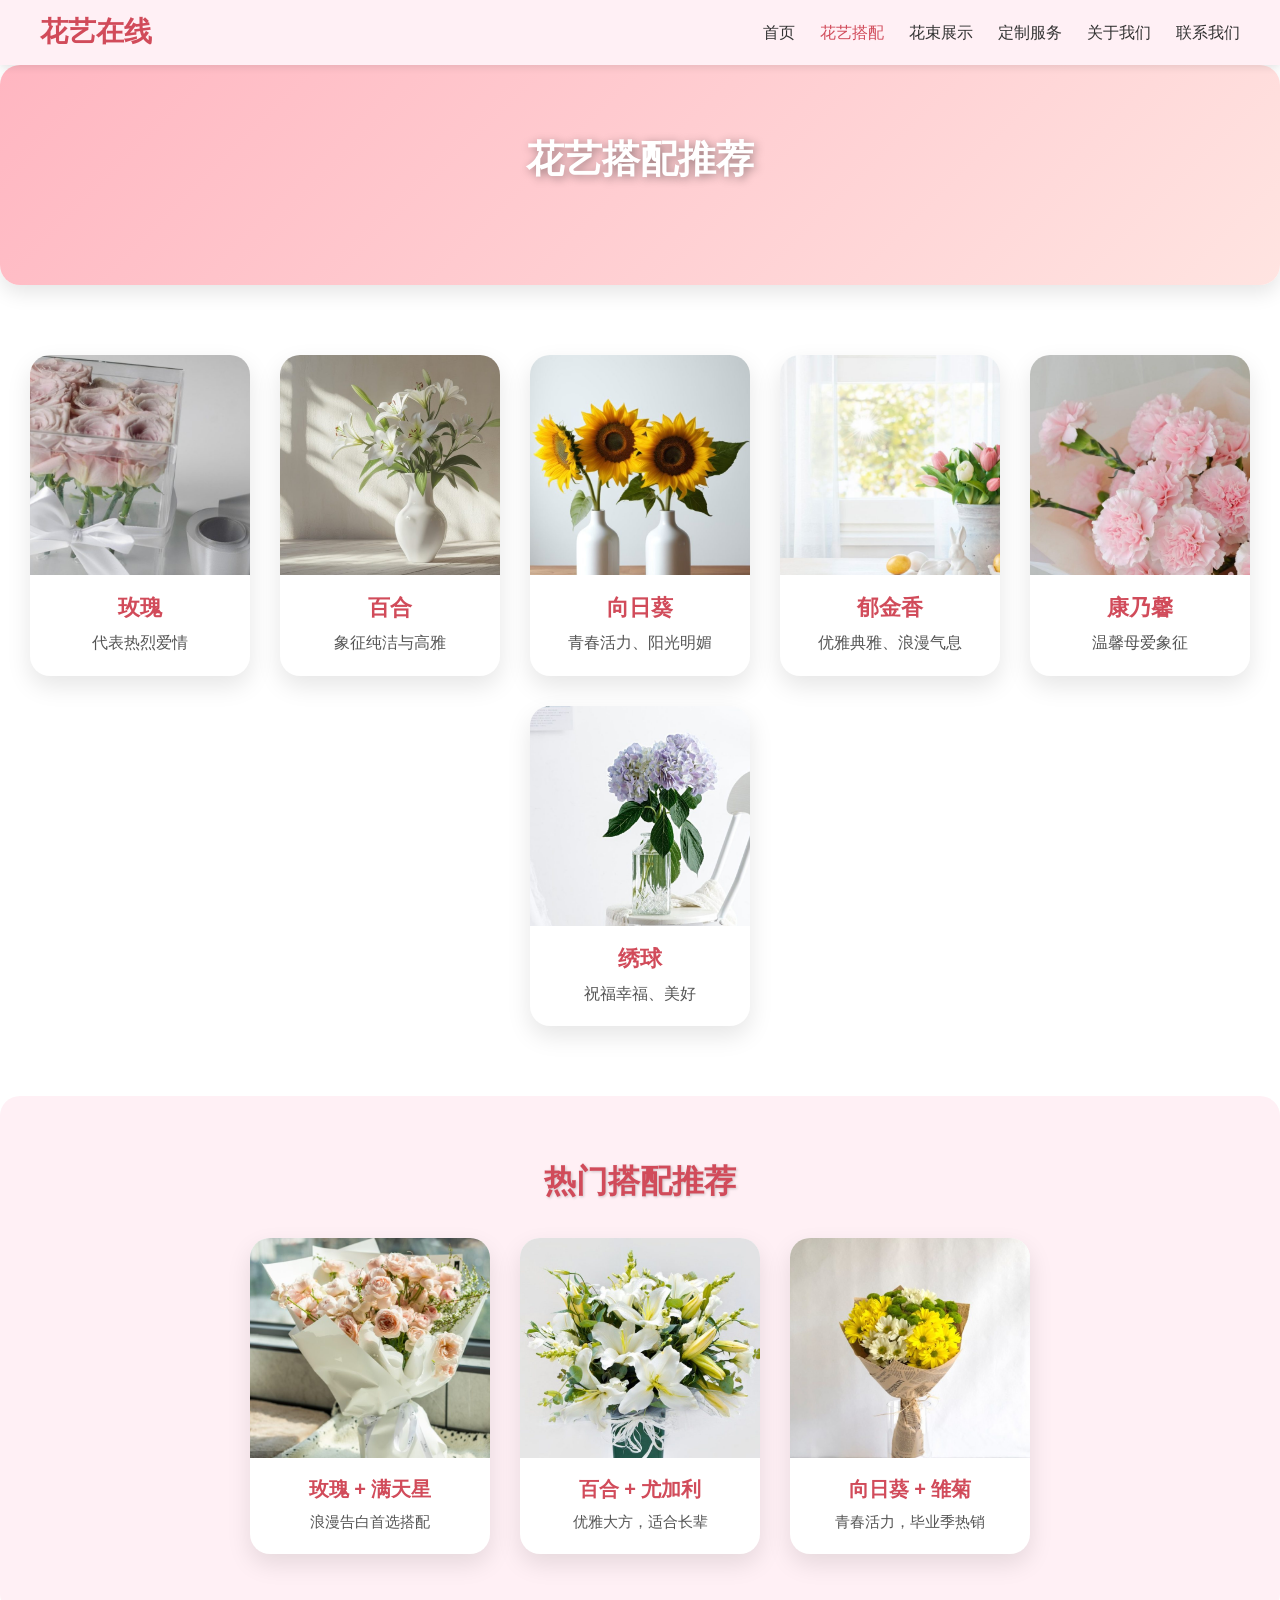
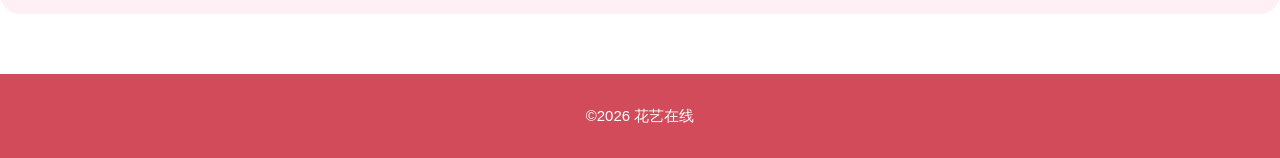
<file: index.html>
<!DOCTYPE html>
<html lang="zh-CN">
<head>
<meta charset="UTF-8">
<meta name="viewport" content="width=device-width, initial-scale=1.0">
<title>花艺搭配 | 花艺在线</title>
<style>
  /* 页面横幅 */
  header {
  background: #fff0f5;
  box-shadow: 0 2px 5px rgba(0,0,0,.1);
}
header .container {
  display: flex;
  justify-content: space-between;
  align-items: center;
  padding: 10px 0;
}
header .logo {
  font-size: 28px;
  color: #d14b5a;
  font-weight: bold;
}
header nav ul {
  list-style: none;
  display: flex;
  gap: 20px;
}
header nav ul li a {
  text-decoration: none;
  color: #333;
  font-weight: 500;
  transition: 0.3s;
}
header nav ul li a:hover,
header nav ul li a.active {
  color: #d14b5a;
}
@media(max-width:768px){
  header .container {
    flex-direction: column;
  }
  header nav ul {
    flex-direction: column;
    gap: 10px;
    margin-top: 10px;
  }
}
.page-banner{
  height:220px;
  background:linear-gradient(135deg,#ffb6c1,#ffe4e1);
  display:flex;
  justify-content:center;
  align-items:center;
  margin-bottom:40px;
  border-radius:20px;
  box-shadow:0 8px 20px rgba(0,0,0,.1);
}
.page-banner h2{
  font-size:38px;
  color:white;
  text-shadow:2px 2px 10px rgba(0,0,0,.4);
}

/* 花艺卡片网格 */
.flower-grid{
  display:flex;
  justify-content:center;
  flex-wrap:wrap;
  gap:30px;
  padding:30px 20px;
}

.flower-card{
  width:220px;
  background:white;
  border-radius:20px;
  overflow:hidden;
  box-shadow:0 10px 25px rgba(0,0,0,.1);
  transition:all 0.4s ease;
  text-align:center;
}

.flower-card:hover{
  transform:translateY(-10px) scale(1.05) rotate(-1deg);
  box-shadow:0 15px 35px rgba(0,0,0,.15);
}

.flower-card img{
  width:100%;
  height:220px;
  object-fit:cover;
  transition:all 0.5s ease;
}

.flower-card h3{
  font-size:22px;
  color:#d14b5a;
  margin:15px 0 5px 0;
}

.flower-card p{
  font-size:16px;
  color:#555;
  margin-bottom:20px;
}

/* 热门搭配推荐 */
.matching-recommend{
  padding:60px 20px;
  background:#fff0f5;
  text-align:center;
  border-radius:20px;
  margin:40px auto;
}

.matching-recommend h2{
  font-size:32px;
  color:#d14b5a;
  margin-bottom:30px;
  text-shadow:1px 1px 3px rgba(0,0,0,.2);
}

.matching-recommend .cards{
  display:flex;
  justify-content:center;
  flex-wrap:wrap;
  gap:30px;
}

.matching-recommend .card{
  width:240px;
  background:white;
  border-radius:20px;
  overflow:hidden;
  box-shadow:0 10px 25px rgba(0,0,0,.1);
  transition:all 0.4s ease;
  text-align:center;
}

.matching-recommend .card:hover{
  transform:translateY(-10px) scale(1.05);
  box-shadow:0 15px 35px rgba(0,0,0,.15);
}

.matching-recommend .card img{
  width:100%;
  height:220px;
  object-fit:cover;
  transition:0.5s;
}

.matching-recommend .card h3{
  font-size:20px;
  color:#d14b5a;
  margin:15px 0 5px 0;
}

.matching-recommend .card p{
  font-size:15px;
  color:#555;
  margin-bottom:20px;
}

</style>
<link rel="stylesheet" href="css/style.css">
</head>
<body>

<header>
  <div class="container">
    <h1 class="logo">花艺在线</h1>
    <nav>
      <ul>
        <li><a href="index.html">首页</a ></li>
        <li><a href="index.html" class="active">花艺搭配</a ></li>
        <li><a href="bouquet.html">花束展示</a ></li>
        <li><a href="custom.html">定制服务</a ></li>
        <li><a href="about.html">关于我们</a ></li>
        <li><a href="contact.html">联系我们</a ></li>
      </ul>
    </nav>
  </div>
</header>

<section class="page-banner">
  <h2>花艺搭配推荐</h2>
</section>

<section class="flower-grid">
  <div class="flower-card">
    <img src="images/rose.png" alt="玫瑰">
    <h3>玫瑰</h3>
    <p>代表热烈爱情</p >
  </div>
  <div class="flower-card">
    <img src="images/lily.png" alt="百合">
    <h3>百合</h3>
    <p>象征纯洁与高雅</p >
  </div>
  <div class="flower-card">
    <img src="images/sunflower.png" alt="向日葵">
    <h3>向日葵</h3>
    <p>青春活力、阳光明媚</p >
  </div>
  <div class="flower-card">
    <img src="images/tulip.png" alt="郁金香">
    <h3>郁金香</h3>
    <p>优雅典雅、浪漫气息</p >
  </div>
  <div class="flower-card">
    <img src="images/carnation.png" alt="康乃馨">
    <h3>康乃馨</h3>
    <p>温馨母爱象征</p >
  </div>
  <div class="flower-card">
    <img src="images/hydrangea.png" alt="绣球">
    <h3>绣球</h3>
    <p>祝福幸福、美好</p >
  </div>
</section>

<section class="matching-recommend">
  <h2>热门搭配推荐</h2>
  <div class="cards">
    <div class="card">
      <img src="images/bouquet1.png" alt="玫瑰+满天星">
      <h3>玫瑰 + 满天星</h3>
      <p>浪漫告白首选搭配</p >
    </div>
    <div class="card">
      <img src="images/bouquet2.png" alt="百合+尤加利">
      <h3>百合 + 尤加利</h3>
      <p>优雅大方，适合长辈</p >
    </div>
    <div class="card">
      <img src="images/bouquet3.png" alt="向日葵+雏菊">
      <h3>向日葵 + 雏菊</h3>
      <p>青春活力，毕业季热销</p >
    </div>
  </div>
</section>

<footer>
  <p>©2026 花艺在线</p >
</footer>

</body>
</html>
</file>
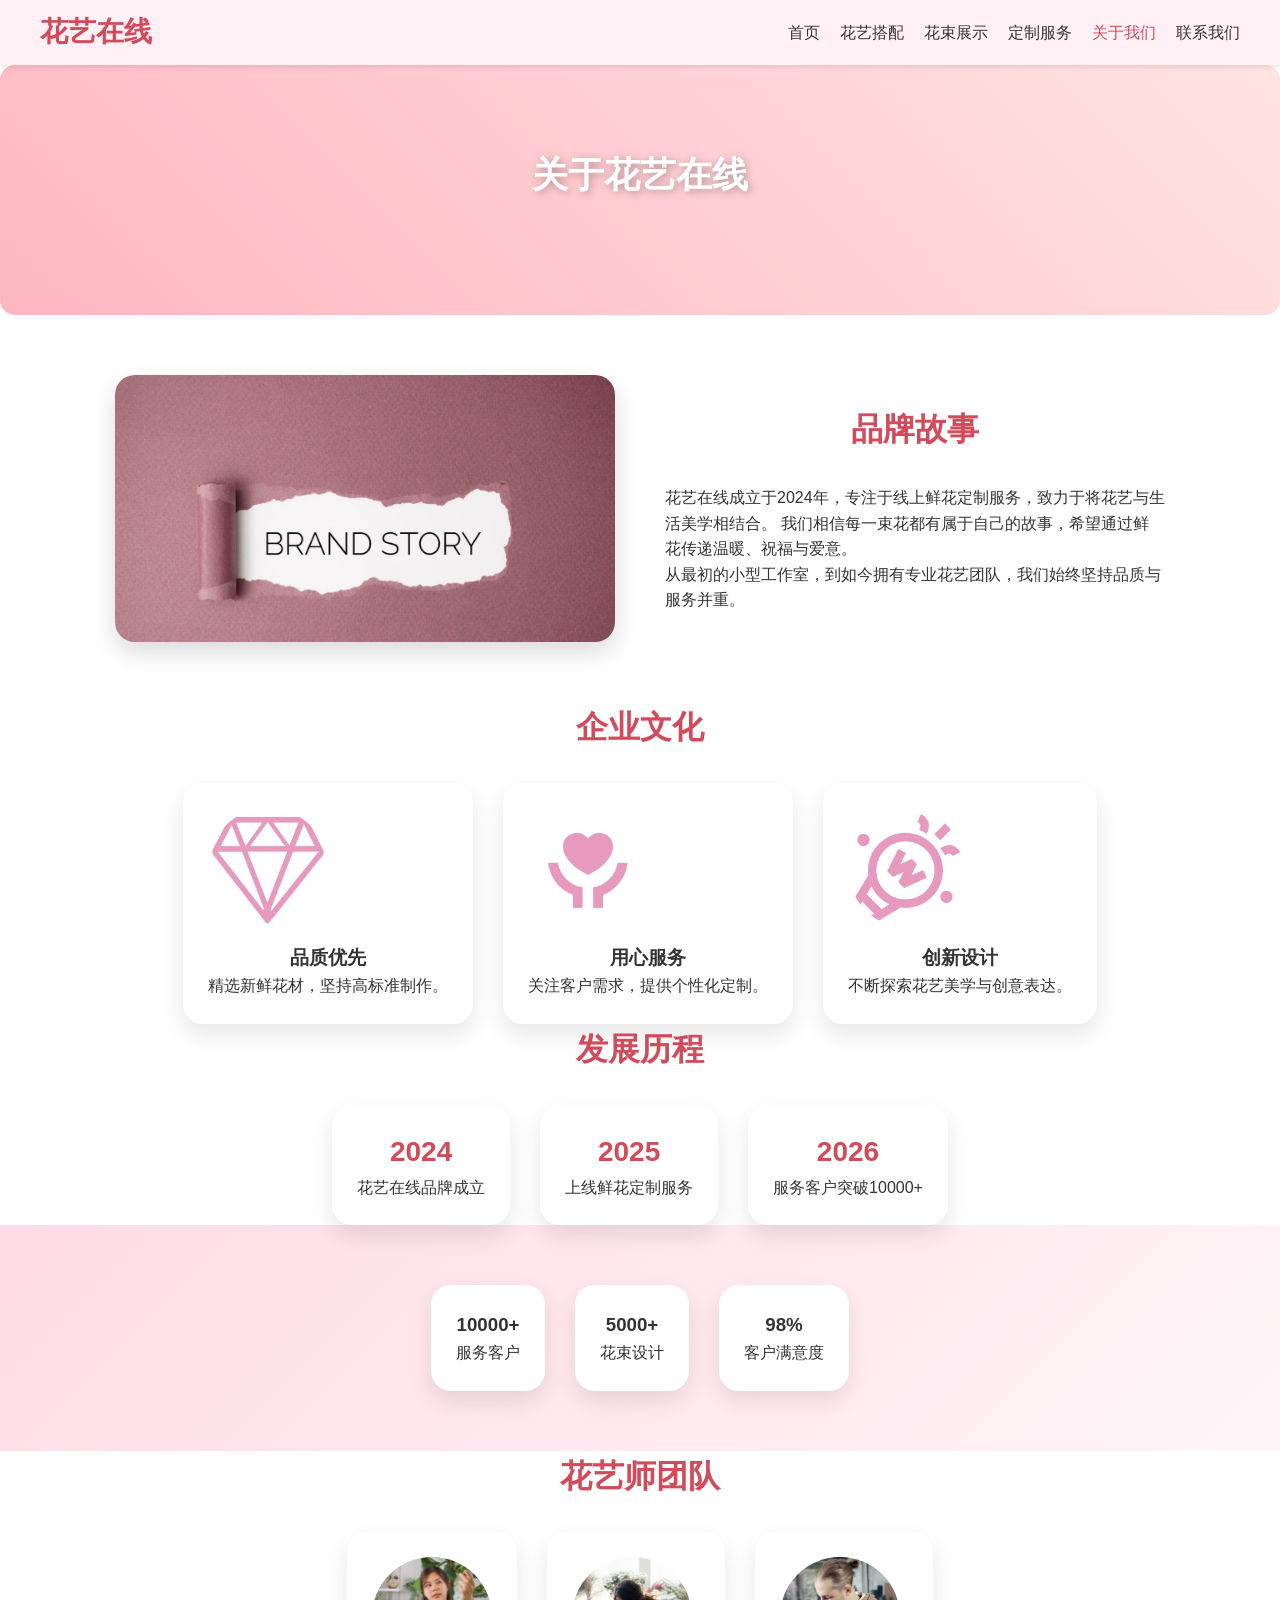
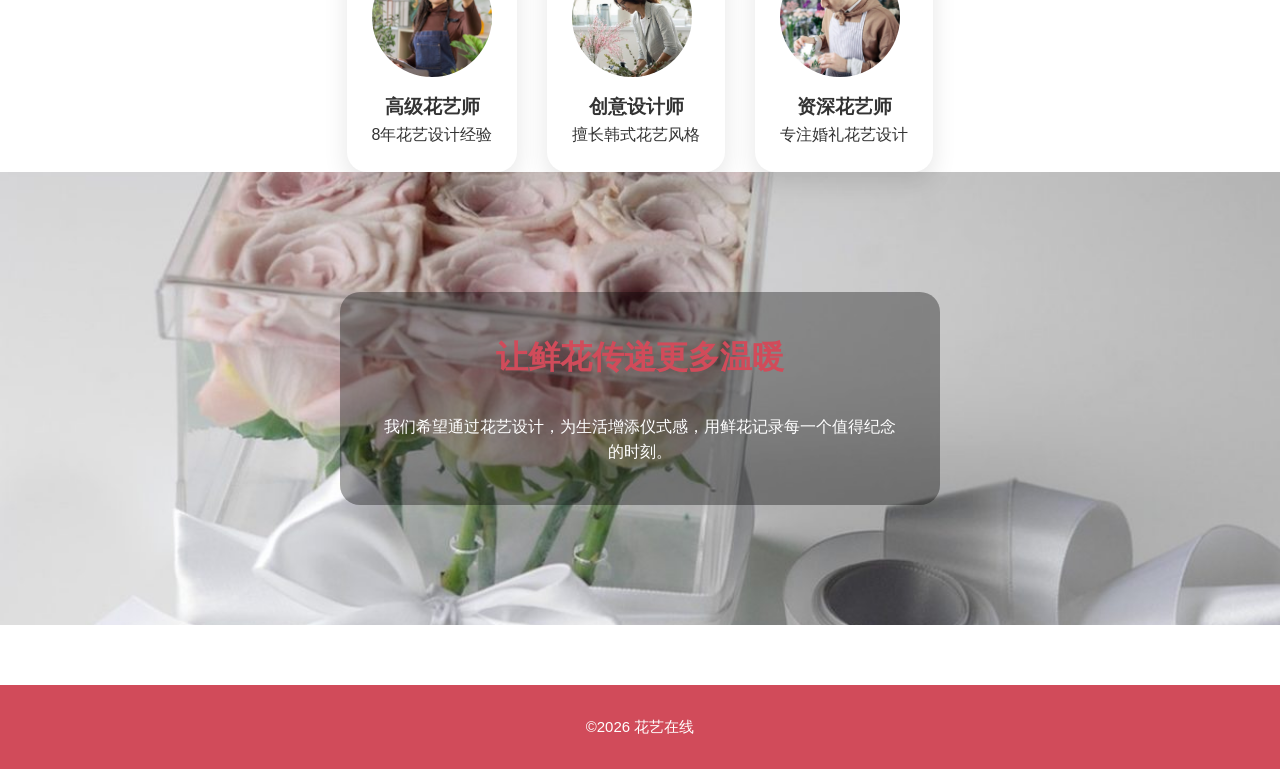
<file: about.html>
<!DOCTYPE html>
<html lang="zh-CN">
<head>
<meta charset="UTF-8">
<meta name="viewport" content="width=device-width, initial-scale=1.0">
<title>关于我们 | 花艺在线</title>
<link rel="stylesheet" href="css/style.css">
<style>
    header {
  background: #fff0f5;
  box-shadow: 0 2px 5px rgba(0,0,0,.1);
}
header .container {
  display: flex;
  justify-content: space-between;
  align-items: center;
  padding: 10px 0;
}
header .logo {
  font-size: 28px;
  color: #d14b5a;
  font-weight: bold;
}
header nav ul {
  list-style: none;
  display: flex;
  gap: 20px;
}
header nav ul li a {
  text-decoration: none;
  color: #333;
  font-weight: 500;
  transition: 0.3s;
}
header nav ul li a:hover,
header nav ul li a.active {
  color: #d14b5a;
}
@media(max-width:768px){
  header .container {
    flex-direction: column;
  }
  header nav ul {
    flex-direction: column;
    gap: 10px;
    margin-top: 10px;
  }
}
/* 关于我们页单独优化 */
.about-section{
  display:flex;
  align-items:center;
  justify-content:center;
  gap:50px;
  padding:60px 20px;
  flex-wrap:wrap;
}
.about-section .about-image img{
  width:500px;
  max-width:100%;
  border-radius:20px;
  box-shadow:0 10px 25px rgba(0,0,0,.15);
}
.about-section .about-text{
  max-width:500px;
}

.culture-box, .timeline, .data-box, .team-list{
  display:flex;
  justify-content:center;
  gap:30px;
  flex-wrap:wrap;
}
.culture-card, .timeline-item, .data-item, .member{
  background:white;
  padding:25px;
  border-radius:20px;
  box-shadow:0 10px 25px rgba(0,0,0,.1);
  text-align:center;
  transition: transform .3s;
}
.culture-card img, .member img{
  width:120px;
  height:120px;
  object-fit:cover;
  border-radius:50%;
  margin-bottom:15px;
}
.culture-card:hover, .timeline-item:hover, .data-item:hover, .member:hover{
  transform:translateY(-10px) scale(1.03);
}
.timeline-item span{
  font-size:28px;
  color:#d14b5a;
  font-weight:bold;
}
.data{
  background:linear-gradient(135deg,#ffdce5,#fff5f8);
  padding:60px 20px;
}
.vision{
  background:url('images/rose.png') center/cover no-repeat;
  padding:120px 20px;
  text-align:center;
  color:white;
}
.vision-content{
  background:rgba(0,0,0,.35);
  padding:40px;
  border-radius:20px;
  display:inline-block;
  max-width:600px;
}
.page-banner{
  height:250px;
  background:linear-gradient(45deg,#ffb6c1,#ffe4e1);
  display:flex;
  justify-content:center;
  align-items:center;
  border-radius:15px;
}
.page-banner h2{
  font-size:36px;
  color:white;
  text-shadow:2px 2px 8px rgba(0,0,0,.3);
}
</style>
</head>
<body>

<header>
<div class="container">
<h1 class="logo">花艺在线</h1>
<nav>
<ul>
<li><a href="index.html">首页</a ></li>
<li><a href="index.html">花艺搭配</a ></li>
<li><a href="bouquet.html">花束展示</a ></li>
<li><a href="custom.html">定制服务</a ></li>
<li><a href="about.html" class="active">关于我们</a ></li>
<li><a href="contact.html">联系我们</a ></li>
</ul>
</nav>
</div>
</header>

<section class="page-banner">
    <h2>关于花艺在线</h2>
</section>

<!-- 品牌故事 -->
<section class="about-section">
    <div class="about-image">
        <img src="images/about1.png" alt="品牌故事">
    </div>
    <div class="about-text">
        <h2>品牌故事</h2>
        <p>
            花艺在线成立于2024年，专注于线上鲜花定制服务，致力于将花艺与生活美学相结合。
            我们相信每一束花都有属于自己的故事，希望通过鲜花传递温暖、祝福与爱意。
        </p >
        <p>
            从最初的小型工作室，到如今拥有专业花艺团队，我们始终坚持品质与服务并重。
        </p >
    </div>
</section>

<!-- 企业文化 -->
<section class="culture">
<h2>企业文化</h2>
<div class="culture-box">
<div class="culture-card">
<img src="images/culture1.png" alt="品质优先">
<h3>品质优先</h3>
<p>精选新鲜花材，坚持高标准制作。</p >
</div>
<div class="culture-card">
<img src="images/culture2.png" alt="用心服务">
<h3>用心服务</h3>
<p>关注客户需求，提供个性化定制。</p >
</div>
<div class="culture-card">
<img src="images/culture3.png" alt="创新设计">
<h3>创新设计</h3>
<p>不断探索花艺美学与创意表达。</p >
</div>
</div>
</section>

<!-- 发展历程 -->
<section class="history">
<h2>发展历程</h2>
<div class="timeline">
<div class="timeline-item">
<span>2024</span>
<p>花艺在线品牌成立</p >
</div>
<div class="timeline-item">
<span>2025</span>
<p>上线鲜花定制服务</p >
</div>
<div class="timeline-item">
<span>2026</span>
<p>服务客户突破10000+</p >
</div>
</div>
</section>

<!-- 品牌数据 -->
<section class="data">
<div class="data-box">
<div class="data-item">
<h3>10000+</h3>
<p>服务客户</p >
</div>
<div class="data-item">
<h3>5000+</h3>
<p>花束设计</p >
</div>
<div class="data-item">
<h3>98%</h3>
<p>客户满意度</p >
</div>
</div>
</section>

<!-- 团队 -->
<section class="team">
<h2>花艺师团队</h2>
<div class="team-list">
<div class="member">
<img src="images/team1.png" alt="高级花艺师">
<h3>高级花艺师</h3>
<p>8年花艺设计经验</p >
</div>
<div class="member">
<img src="images/team2.png" alt="创意设计师">
<h3>创意设计师</h3>
<p>擅长韩式花艺风格</p >
</div>
<div class="member">
<img src="images/team3.png" alt="资深花艺师">
<h3>资深花艺师</h3>
<p>专注婚礼花艺设计</p >
</div>
</div>
</section>

<!-- 品牌理念 -->
<section class="vision">
<div class="vision-content">
<h2>让鲜花传递更多温暖</h2>
<p>我们希望通过花艺设计，为生活增添仪式感，用鲜花记录每一个值得纪念的时刻。</p >
</div>
</section>

<footer>
<p>©2026 花艺在线</p >
</footer>

</body>
</html>
</file>
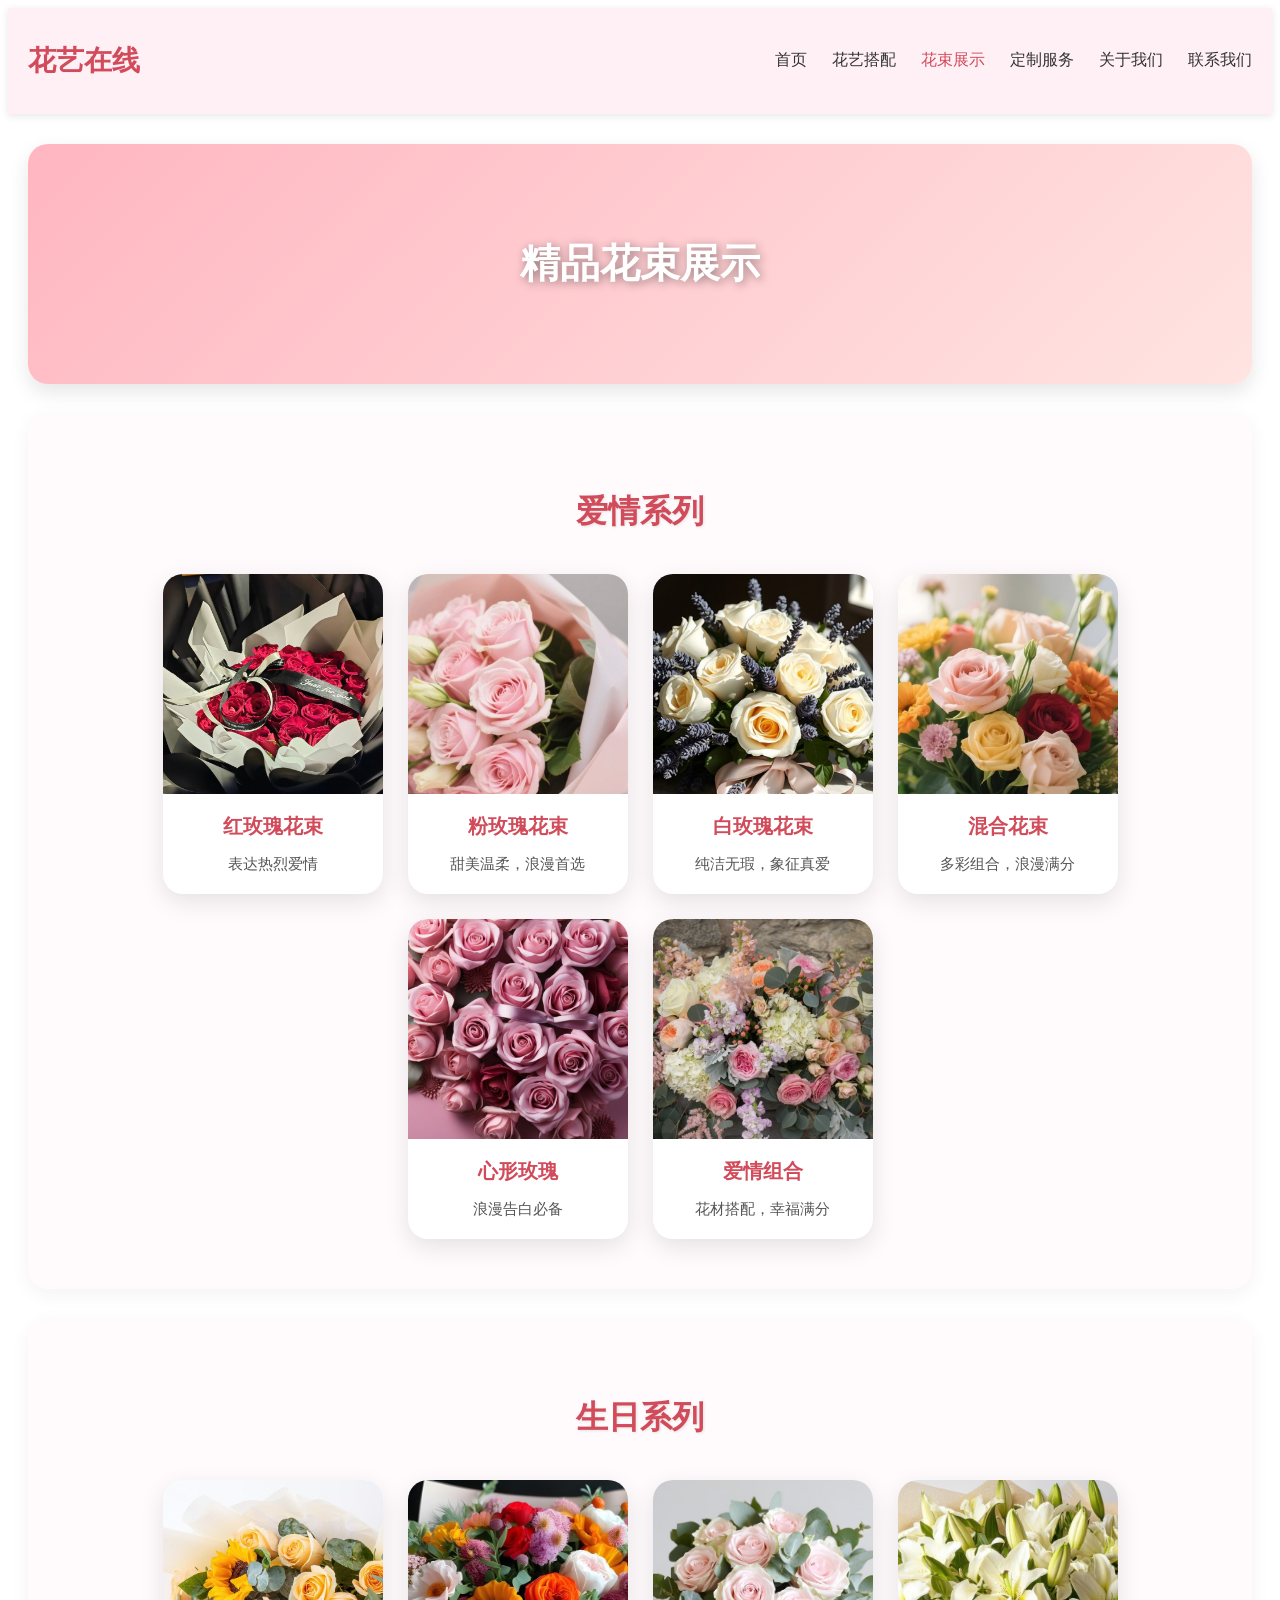
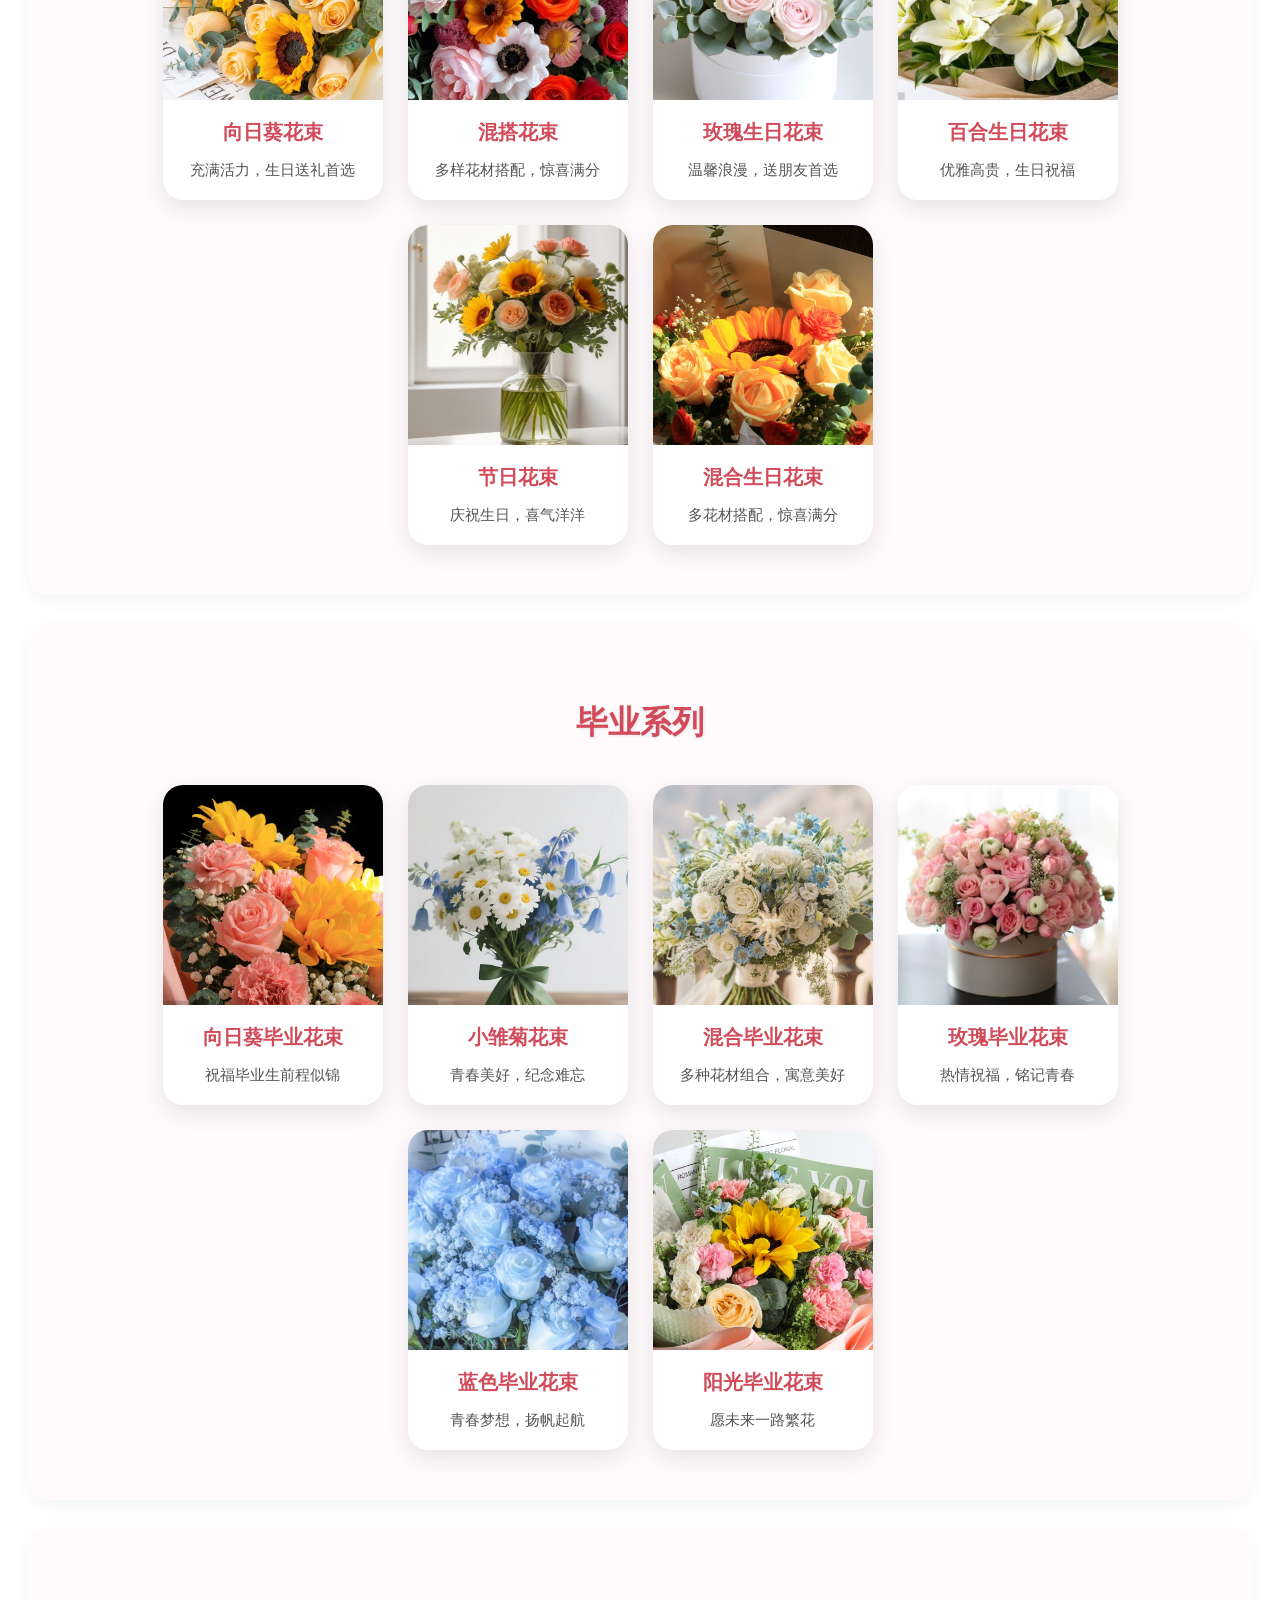
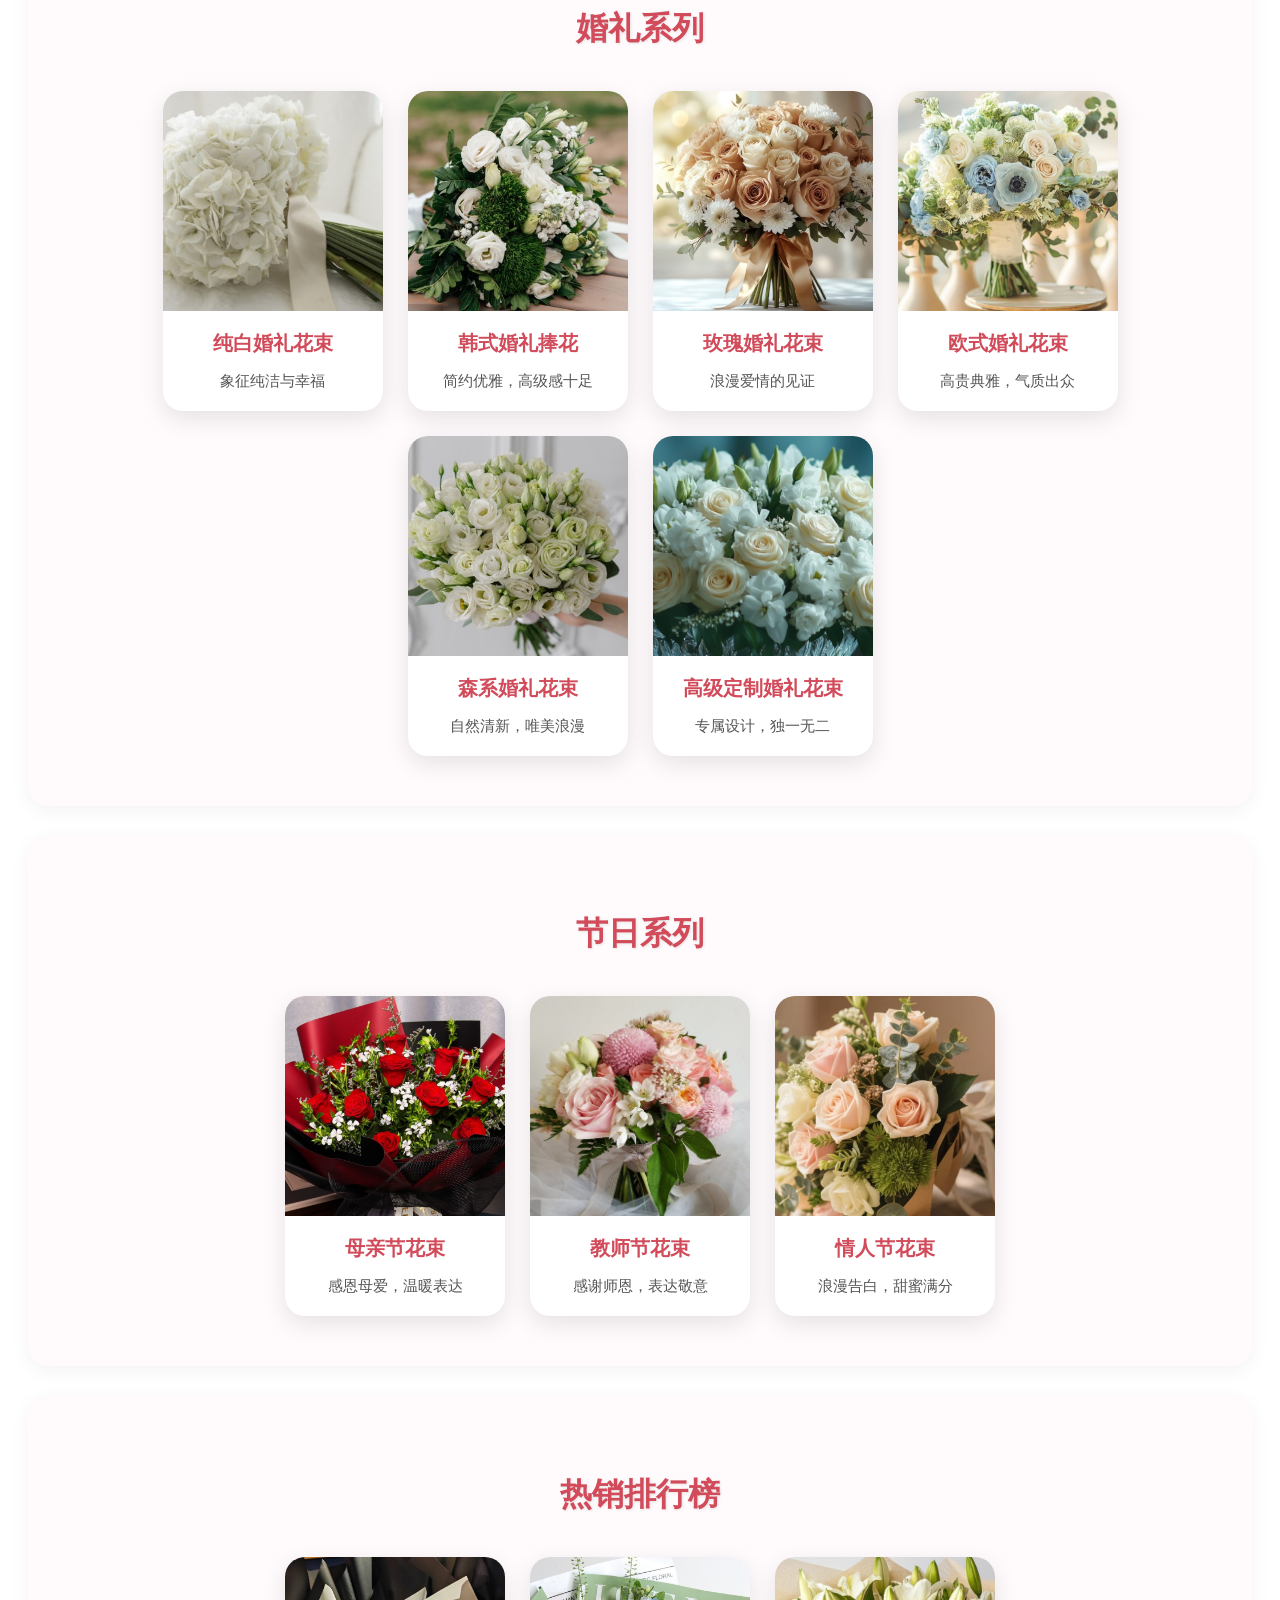
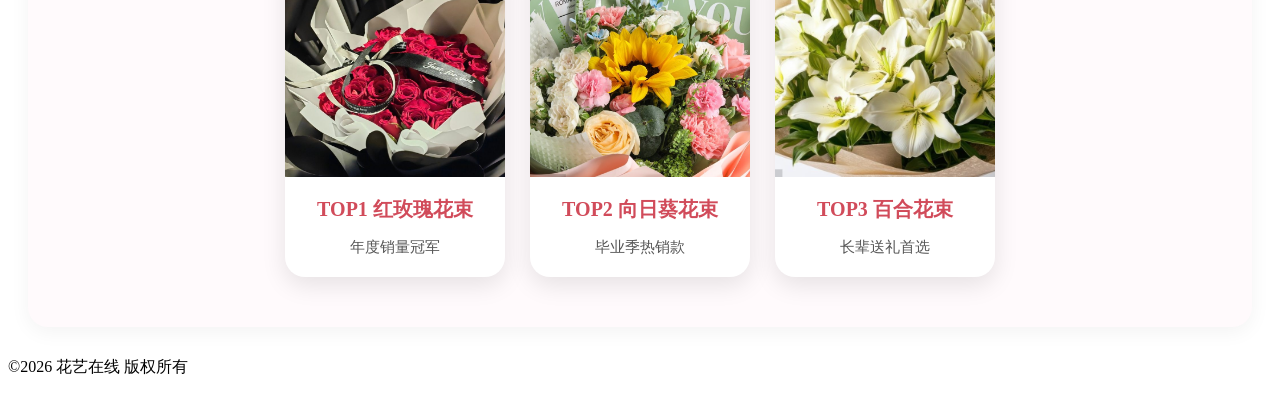
<file: bouquet.html>
<!DOCTYPE html>
<html lang="zh-CN">
<head>
<meta charset="UTF-8">
<meta name="viewport" content="width=device-width, initial-scale=1.0">
<title>花束展示 | 花艺在线</title>
<style>
/* ---------- 头部 ---------- */
header {
  background: #fff0f5;
  box-shadow: 0 2px 8px rgba(0,0,0,.1);
  position: sticky;
  top: 0;
  z-index: 100;
}
header .container {
  display: flex;
  justify-content: space-between;
  align-items: center;
  padding: 15px 20px;
}
header .logo {
  font-size: 28px;
  color: #d14b5a;
  font-weight: bold;
}
header nav ul {
  list-style: none;
  display: flex;
  gap: 25px;
}
header nav ul li a {
  text-decoration: none;
  color: #333;
  font-weight: 500;
  transition: color 0.3s;
}
header nav ul li a:hover,
header nav ul li a.active {
  color: #d14b5a;
}
@media(max-width:768px){
  header .container { flex-direction: column; }
  header nav ul { flex-direction: column; gap: 10px; margin-top: 10px; }
}

/* ---------- 页面横幅 ---------- */
.page-banner{
  height: 240px;
  background: linear-gradient(135deg,#ffb6c1,#ffe4e1);
  display: flex;
  justify-content: center;
  align-items: center;
  margin: 30px 20px;
  border-radius: 20px;
  box-shadow: 0 8px 20px rgba(0,0,0,.1);
}
.page-banner h2{
  font-size: 40px;
  color: white;
  text-shadow: 2px 2px 10px rgba(0,0,0,.4);
}

/* ---------- 花束系列 ---------- */
.bouquet-series{
  padding:50px 20px;
  text-align:center;
  background:#fffafc;
  border-radius:20px;
  margin: 30px 20px;
  box-shadow:0 5px 20px rgba(0,0,0,.05);
}

.bouquet-series h2{
  font-size:32px;
  color:#d14b5a;
  margin-bottom:40px;
  text-shadow:1px 1px 3px rgba(0,0,0,.1);
}

.bouquet-series .cards{
  display: flex;
  justify-content: center;
  flex-wrap: wrap;
  gap: 25px;
}

.bouquet-series .card{
  width:220px;
  background:white;
  border-radius:20px;
  overflow:hidden;
  box-shadow:0 8px 25px rgba(0,0,0,.1);
  transition: all 0.4s ease;
  text-align:center;
}
.bouquet-series .card:hover{
  transform: translateY(-10px) scale(1.05);
  box-shadow:0 15px 35px rgba(0,0,0,.15);
}
.bouquet-series .card img{
  width:100%;
  height:220px;
  object-fit:cover;
  transition: all 0.5s ease;
}
.bouquet-series .card h3{
  font-size:20px;
  color:#d14b5a;
  margin:15px 0 5px 0;
}
.bouquet-series .card p{
  font-size:15px;
  color:#555;
  margin-bottom:20px;
}

/* ---------- 响应式 ---------- */
@media(max-width:768px){
  .bouquet-series .cards{
    flex-direction: column;
    align-items:center;
  }
}
</style>
</head>
<body>

<header>
  <div class="container">
    <h1 class="logo">花艺在线</h1>
    <nav>
      <ul>
        <li><a href="index.html">首页</a ></li>
        <li><a href="index.html">花艺搭配</a ></li>
        <li><a href="bouquet.html" class="active">花束展示</a ></li>
        <li><a href="custom.html">定制服务</a ></li>
        <li><a href="about.html">关于我们</a ></li>
        <li><a href="contact.html">联系我们</a ></li>
      </ul>
    </nav>
  </div>
</header>

<section class="page-banner">
  <h2>精品花束展示</h2>
</section>

<!-- 爱情系列 -->
<section class="bouquet-series">
  <h2>爱情系列</h2>
  <div class="cards">
    <div class="card"><img src="images/hongmeigui.png" alt="红玫瑰花束"><h3>红玫瑰花束</h3><p>表达热烈爱情</p ></div>
    <div class="card"><img src="images/fenmeigui.png" alt="粉玫瑰花束"><h3>粉玫瑰花束</h3><p>甜美温柔，浪漫首选</p ></div>
    <div class="card"><img src="images/baihua.png" alt="白玫瑰花束"><h3>白玫瑰花束</h3><p>纯洁无瑕，象征真爱</p ></div>
    <div class="card"><img src="images/mixlove.png" alt="混合花束"><h3>混合花束</h3><p>多彩组合，浪漫满分</p ></div>
    <div class="card"><img src="images/roseheart.png" alt="心形玫瑰"><h3>心形玫瑰</h3><p>浪漫告白必备</p ></div>
    <div class="card"><img src="images/lovecombo.png" alt="爱情组合"><h3>爱情组合</h3><p>花材搭配，幸福满分</p ></div>
  </div>
</section>

<!-- 生日系列 -->
<section class="bouquet-series">
  <h2>生日系列</h2>
  <div class="cards">
    <div class="card"><img src="images/xiangrikui.png" alt="向日葵花束"><h3>向日葵花束</h3><p>充满活力，生日送礼首选</p ></div>
    <div class="card"><img src="images/hunda.png" alt="混搭花束"><h3>混搭花束</h3><p>多样花材搭配，惊喜满分</p ></div>
    <div class="card"><img src="images/rosebirthday.png" alt="玫瑰生日花束"><h3>玫瑰生日花束</h3><p>温馨浪漫，送朋友首选</p ></div>
    <div class="card"><img src="images/lilybirthday.png" alt="百合生日花束"><h3>百合生日花束</h3><p>优雅高贵，生日祝福</p ></div>
    <div class="card"><img src="images/festivalbirthday.png" alt="节日花束"><h3>节日花束</h3><p>庆祝生日，喜气洋洋</p ></div>
    <div class="card"><img src="images/mixbirthday.png" alt="混合生日花束"><h3>混合生日花束</h3><p>多花材搭配，惊喜满分</p ></div>
  </div>
</section>

<!-- 毕业系列 -->
<section class="bouquet-series">
  <h2>毕业系列</h2>
  <div class="cards">
    <div class="card"><img src="images/biye.png" alt="向日葵毕业花束"><h3>向日葵毕业花束</h3><p>祝福毕业生前程似锦</p ></div>
    <div class="card"><img src="images/xiaochuju.png" alt="小雏菊花束"><h3>小雏菊花束</h3><p>青春美好，纪念难忘</p ></div>
    <div class="card"><img src="images/mixgrad.png" alt="混合毕业花束"><h3>混合毕业花束</h3><p>多种花材组合，寓意美好</p ></div>
    <div class="card"><img src="images/rosagrad.png" alt="玫瑰毕业花束"><h3>玫瑰毕业花束</h3><p>热情祝福，铭记青春</p ></div>
        <div class="card">
      <img src="images/bluegrad.png" alt="蓝色毕业花束"><h3>蓝色毕业花束</h3><p>青春梦想，扬帆起航</p >
    </div>

    <div class="card">
      <img src="images/sungrad.png" alt="阳光毕业花束">
      <h3>阳光毕业花束</h3>
      <p>愿未来一路繁花</p >
    </div>

  </div>
</section>

<!-- 婚礼系列 -->
<section class="bouquet-series">
  <h2>婚礼系列</h2>

  <div class="cards">

    <div class="card">
      <img src="images/wedding1.png" alt="婚礼花束">
      <h3>纯白婚礼花束</h3>
      <p>象征纯洁与幸福</p >
    </div>

    <div class="card">
      <img src="images/wedding2.png" alt="婚礼捧花">
      <h3>韩式婚礼捧花</h3>
      <p>简约优雅，高级感十足</p >
    </div>

    <div class="card">
      <img src="images/wedding3.png" alt="玫瑰婚礼花束">
      <h3>玫瑰婚礼花束</h3>
      <p>浪漫爱情的见证</p >
    </div>

    <div class="card">
      <img src="images/wedding4.png" alt="欧式婚礼花束">
      <h3>欧式婚礼花束</h3>
      <p>高贵典雅，气质出众</p >
    </div>

    <div class="card">
      <img src="images/wedding5.png" alt="森系婚礼花束">
      <h3>森系婚礼花束</h3>
      <p>自然清新，唯美浪漫</p >
    </div>

    <div class="card">
      <img src="images/wedding6.png" alt="高级婚礼花束">
      <h3>高级定制婚礼花束</h3>
      <p>专属设计，独一无二</p >
    </div>

  </div>
</section>

<!-- 节日系列 -->
<section class="bouquet-series">
  <h2>节日系列</h2>

  <div class="cards">

    <div class="card">
      <img src="images/festival1.png" alt="母亲节花束">
      <h3>母亲节花束</h3>
      <p>感恩母爱，温暖表达</p >
    </div>

    <div class="card">
      <img src="images/festival2.png" alt="教师节花束">
      <h3>教师节花束</h3>
      <p>感谢师恩，表达敬意</p >
    </div>

    <div class="card">
      <img src="images/festival3.png" alt="情人节花束">
      <h3>情人节花束</h3>
      <p>浪漫告白，甜蜜满分</p >
    </div>
  </div>
</section>

<!-- 热销排行 -->
<section class="bouquet-series">

  <h2>热销排行榜</h2>

  <div class="cards">

    <div class="card">
      <img src="images/hongmeigui.png" alt="销量冠军">
      <h3>TOP1 红玫瑰花束</h3>
      <p>年度销量冠军</p >
    </div>

    <div class="card">
      <img src="images/sungrad.png" alt="销量亚军">
      <h3>TOP2 向日葵花束</h3>
      <p>毕业季热销款</p >
    </div>

    <div class="card">
      <img src="images/lilybirthday.png" alt="销量季军">
      <h3>TOP3 百合花束</h3>
      <p>长辈送礼首选</p >
    </div>

  </div>

</section>

<footer>
  <p>©2026 花艺在线 版权所有</p >
</footer>

</body>
</html>
</file>
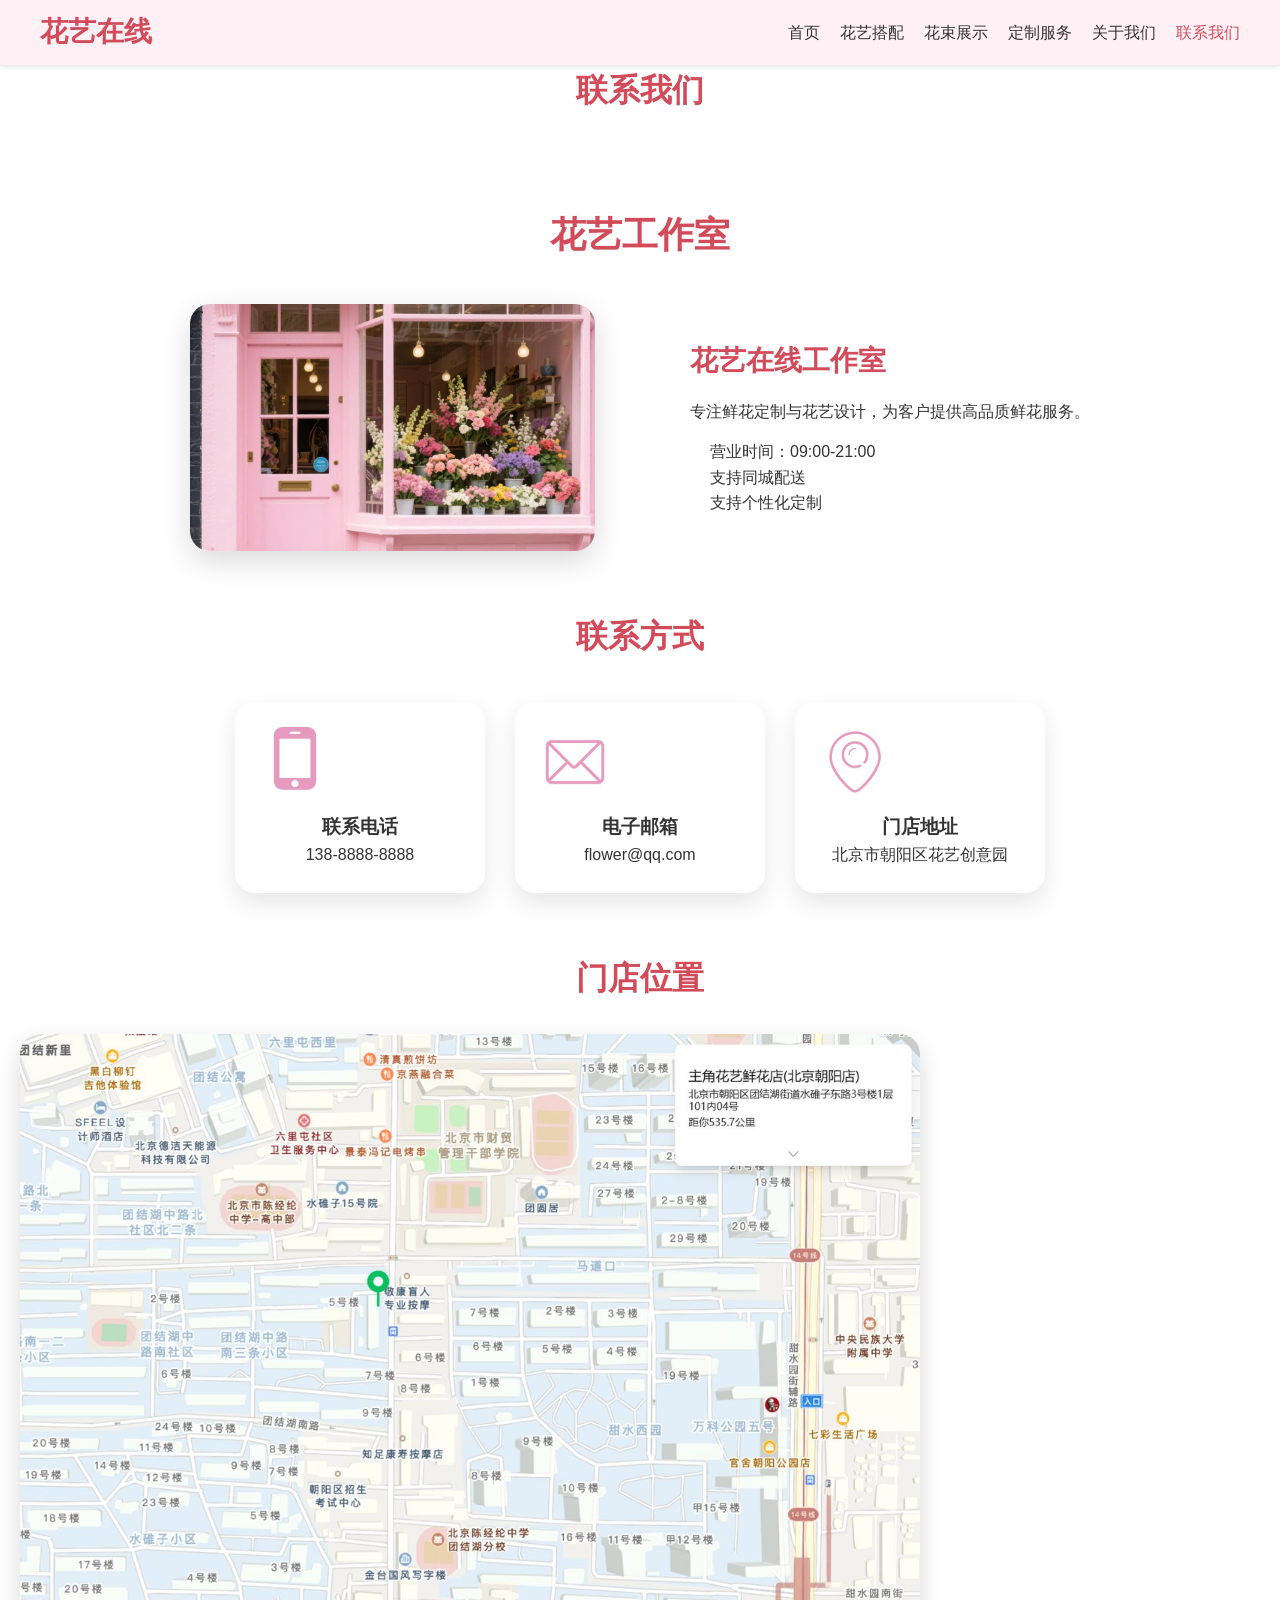
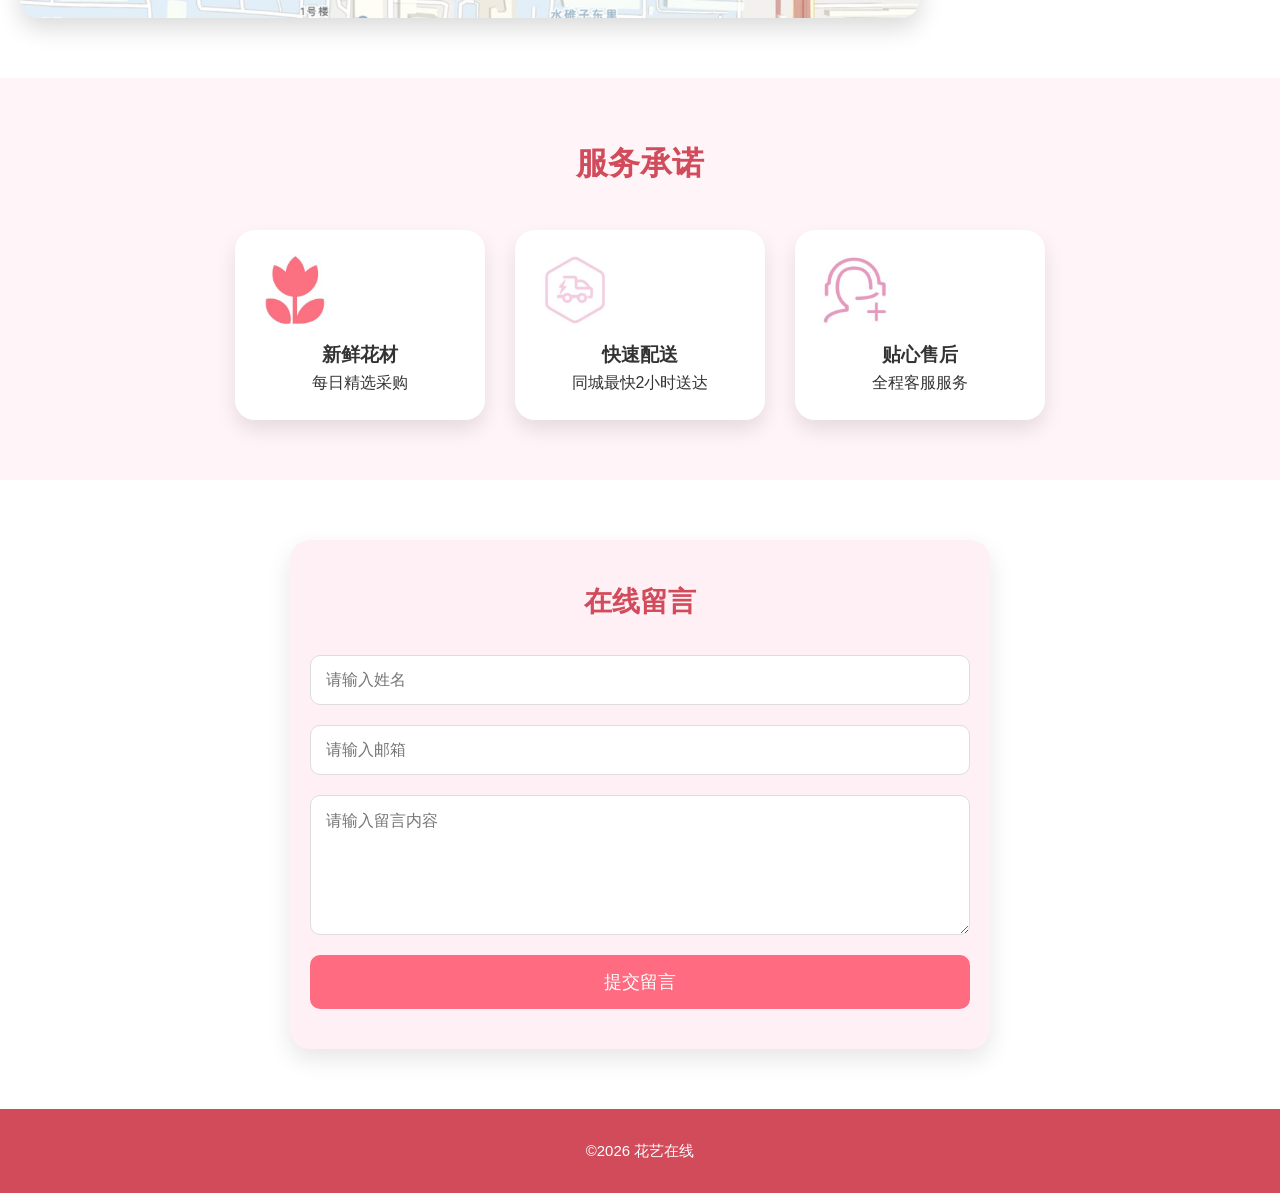
<file: contact.html>
<!DOCTYPE html>
<html lang="zh-CN">
<head>
<meta charset="UTF-8">
<meta name="viewport" content="width=device-width, initial-scale=1.0">
<title>联系我们 | 花艺在线</title>
<link rel="stylesheet" href="css/style.css">
<style>
    header {
  background: #fff0f5;
  box-shadow: 0 2px 5px rgba(0,0,0,.1);
}
header .container {
  display: flex;
  justify-content: space-between;
  align-items: center;
  padding: 10px 0;
}
header .logo {
  font-size: 28px;
  color: #d14b5a;
  font-weight: bold;
}
header nav ul {
  list-style: none;
  display: flex;
  gap: 20px;
}
header nav ul li a {
  text-decoration: none;
  color: #333;
  font-weight: 500;
  transition: 0.3s;
}
header nav ul li a:hover,
header nav ul li a.active {
  color: #d14b5a;
}
@media(max-width:768px){
  header .container {
    flex-direction: column;
  }
  header nav ul {
    flex-direction: column;
    gap: 10px;
    margin-top: 10px;
  }
}
/* 联系我们页面专属样式 */

/* 门店展示 */
.store-show{
    padding:60px 20px;
}
.store-show h2{
    text-align:center;
    color:#d14b5a;
    font-size:36px;
    margin-bottom:40px;
}
.store-box{
    display:flex;
    justify-content:center;
    align-items:center;
    gap:50px;
    flex-wrap:wrap;
}
.store-img img{
    width:450px;
    max-width:90%;
    border-radius:20px;
    box-shadow:0 10px 30px rgba(0,0,0,.15);
}
.store-text{
    max-width:450px;
}
.store-text h3{
    color:#d14b5a;
    margin-bottom:15px;
    font-size:28px;
}
.store-text ul{
    margin-top:15px;
    padding-left:20px;
    font-size:16px;
}

/* 联系方式卡片 */
.contact-cards{
    display:flex;
    justify-content:center;
    gap:30px;
    flex-wrap:wrap;
    margin-top:40px;
}
.contact-card{
    width:250px;
    background:white;
    padding:25px;
    border-radius:20px;
    text-align:center;
    box-shadow:0 10px 25px rgba(0,0,0,.1);
    transition:.4s;
}
.contact-card:hover{
    transform:translateY(-10px);
}
.contact-card img{
    width:70px;
    height:70px;
    margin-bottom:15px;
}

/* 地图 */
.map{
    text-align:center;
    padding:60px 20px;
}
.map h2{
    color:#d14b5a;
    text-align:center;
    margin-bottom:30px;
}
.map img{
    width:900px;
    max-width:100%;
    border-radius:20px;
    box-shadow:0 10px 25px rgba(0,0,0,.15);
}

/* 服务承诺 */
.promise{
    background:#fff5f8;
    padding:60px 20px;
}
.promise h2{
    text-align:center;
    color:#d14b5a;
    margin-bottom:40px;
    font-size:32px;
}
.promise-box{
    display:flex;
    justify-content:center;
    gap:30px;
    flex-wrap:wrap;
}
.promise-item{
    width:250px;
    background:white;
    padding:25px;
    border-radius:20px;
    text-align:center;
    box-shadow:0 10px 20px rgba(0,0,0,.1);
    transition:.4s;
}
.promise-item:hover{
    transform:translateY(-10px);
}
.promise-item img{
    width:70px;
    height:70px;
    margin-bottom:15px;
}

/* 留言表单 */
.message{
    max-width:700px;
    margin:60px auto;
    padding:40px 20px;
    background:#fff0f5;
    border-radius:20px;
    box-shadow:0 10px 25px rgba(0,0,0,.1);
}
.message h2{
    text-align:center;
    margin-bottom:30px;
    color:#d14b5a;
    font-size:28px;
}
.message form{
    display:flex;
    flex-direction:column;
    gap:20px;
}
.message input,
.message textarea{
    padding:15px;
    border:1px solid #ddd;
    border-radius:10px;
    font-size:16px;
}
.message button{
    background:#ff6b81;
    color:white;
    padding:15px;
    border:none;
    border-radius:10px;
    font-size:18px;
    cursor:pointer;
    transition:.3s;
}
.message button:hover{
    background:#ff4757;
}

/* 响应式 */
@media(max-width:768px){
    .store-box{
        flex-direction:column;
        align-items:center;
    }
    .contact-cards{
        flex-direction:column;
        align-items:center;
    }
    .promise-box{
        flex-direction:column;
        align-items:center;
    }
}
</style>
</head>
<body>

<header>
<div class="container">
<h1 class="logo">花艺在线</h1>
<nav>
<ul>
<li><a href="index.html">首页</a ></li>
<li><a href="index.html">花艺搭配</a ></li>
<li><a href="bouquet.html">花束展示</a ></li>
<li><a href="custom.html">定制服务</a ></li>
<li><a href="about.html">关于我们</a ></li>
<li><a href="contact.html" class="active">联系我们</a ></li>
</ul>
</nav>
</div>
</header>

<section class="page-banner">
<h2>联系我们</h2>
</section>

<section class="store-show">
<h2>花艺工作室</h2>
<div class="store-box">
<div class="store-img">
<img src="images/store.png" alt="花店实景">
</div>
<div class="store-text">
<h3>花艺在线工作室</h3>
<p>专注鲜花定制与花艺设计，为客户提供高品质鲜花服务。</p >
<ul>
<li>营业时间：09:00-21:00</li>
<li>支持同城配送</li>
<li>支持个性化定制</li>
</ul>
</div>
</div>
</section>

<section class="contact-info">
<h2>联系方式</h2>
<div class="contact-cards">
<div class="contact-card">
<img src="images/phone.png" alt="电话">
<h3>联系电话</h3>
<p>138-8888-8888</p >
</div>
<div class="contact-card">
<img src="images/email.png" alt="邮箱">
<h3>电子邮箱</h3>
<p>flower@qq.com</p >
</div>
<div class="contact-card">
<img src="images/location.png" alt="地址">
<h3>门店地址</h3>
<p>北京市朝阳区花艺创意园</p >
</div>
</div>
</section>

<section class="map">
<h2>门店位置</h2>
<img src="images/map.png" alt="地图">
</section>

<section class="promise">
<h2>服务承诺</h2>
<div class="promise-box">
<div class="promise-item">
<img src="images/fresh.png" alt="新鲜花材">
<h3>新鲜花材</h3>
<p>每日精选采购</p >
</div>
<div class="promise-item">
<img src="images/delivery.png" alt="快速配送">
<h3>快速配送</h3>
<p>同城最快2小时送达</p >
</div>
<div class="promise-item">
<img src="images/service.png" alt="贴心售后">
<h3>贴心售后</h3>
<p>全程客服服务</p >
</div>
</div>
</section>

<section class="message">
<h2>在线留言</h2>
<form>
<input type="text" placeholder="请输入姓名">
<input type="email" placeholder="请输入邮箱">
<textarea rows="6" placeholder="请输入留言内容"></textarea>
<button type="submit">提交留言</button>
</form>
</section>

<footer>
<p>©2026 花艺在线</p >
</footer>
</body>
</html>
</file>
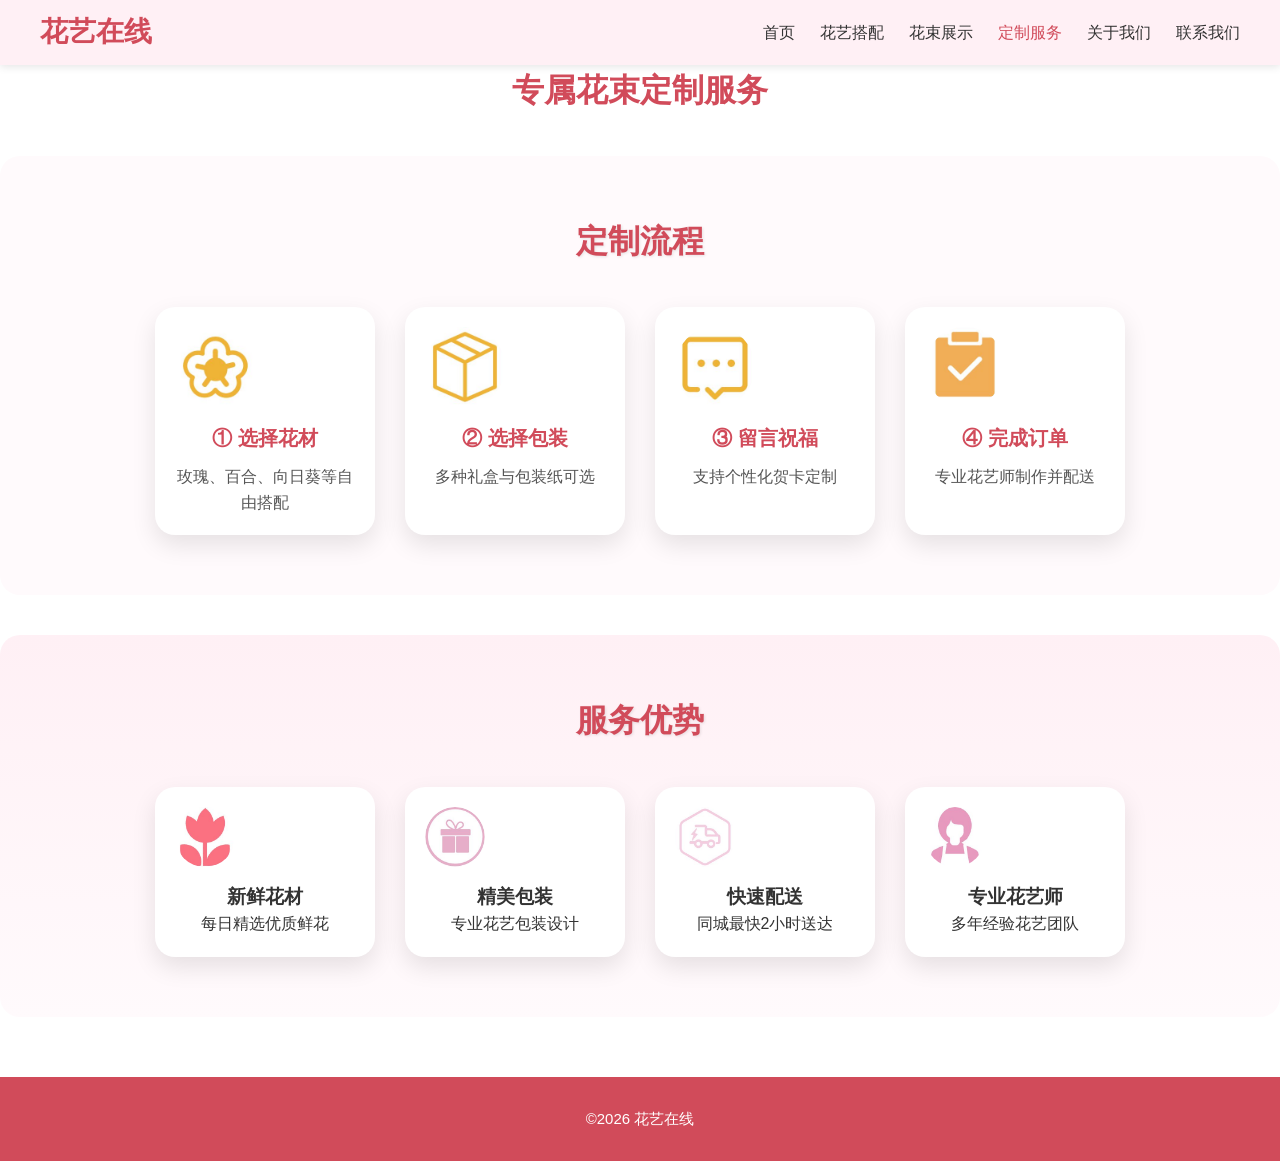
<file: custom.html>
<!DOCTYPE html>
<html lang="zh-CN">
<head>
<meta charset="UTF-8">
<meta name="viewport" content="width=device-width, initial-scale=1.0">
<title>定制服务 | 花艺在线</title>
<style>
    header {
  background: #fff0f5;
  box-shadow: 0 2px 5px rgba(0,0,0,.1);
}
header .container {
  display: flex;
  justify-content: space-between;
  align-items: center;
  padding: 10px 0;
}
header .logo {
  font-size: 28px;
  color: #d14b5a;
  font-weight: bold;
}
header nav ul {
  list-style: none;
  display: flex;
  gap: 20px;
}
header nav ul li a {
  text-decoration: none;
  color: #333;
  font-weight: 500;
  transition: 0.3s;
}
header nav ul li a:hover,
header nav ul li a.active {
  color: #d14b5a;
}
@media(max-width:768px){
  header .container {
    flex-direction: column;
  }
  header nav ul {
    flex-direction: column;
    gap: 10px;
    margin-top: 10px;
  }
}
    /* 定制流程 */
.process{
  padding:60px 20px;
  text-align:center;
  background:#fffafc;
  border-radius:20px;
  margin:40px auto;
}

.process h2{
  font-size:32px;
  color:#d14b5a;
  margin-bottom:40px;
  text-shadow:1px 1px 3px rgba(0,0,0,.1);
}

.process-box{
  display:flex;
  justify-content:center;
  flex-wrap:wrap;
  gap:30px;
}

.step{
  width:220px;
  padding:20px;
  background:white;
  border-radius:20px;
  box-shadow:0 10px 25px rgba(0,0,0,.1);
  transition:all 0.4s ease;
}

.step:hover{
  transform:translateY(-10px) scale(1.05);
  box-shadow:0 15px 35px rgba(0,0,0,.15);
}

.step img{
  width:80px;
  height:80px;
  margin-bottom:15px;
  border-radius:50%;
  object-fit:cover;
  transition:all 0.4s ease;
}

.step h3{
  font-size:20px;
  color:#d14b5a;
  margin-bottom:10px;
}

.step p{
  font-size:16px;
  color:#555;
}

/* 服务优势 */
.advantages{
  padding:60px 20px;
  background:linear-gradient(to bottom,#fff0f5,#fffafc);
  text-align:center;
  border-radius:20px;
  margin-bottom:40px;
}

.advantages h2{
  font-size:32px;
  color:#d14b5a;
  margin-bottom:40px;
  text-shadow:1px 1px 3px rgba(0,0,0,.1);
}

.adv-list{
  display:flex;
  justify-content:center;
  flex-wrap:wrap;
  gap:30px;
}

.adv-card{
  width:220px;
  padding:20px;
  background:white;
  border-radius:20px;
  box-shadow:0 10px 25px rgba(0,0,0,.1);
  transition:all 0.4s ease;
  text-align:center;
}

.adv-card:hover{
  transform:translateY(-10px) scale(1.05);
  box-shadow:0 15px 35px rgba(0,0,0,.15);
}

.adv-card img{
  width:60px;
  height:60px;
  margin-bottom:15px;
  object-fit:cover;
  border-radius:50%;
}

/* 响应式 */
@media(max-width:768px){
  .process-box, .adv-list{
    flex-direction:column;
    align-items:center;
  }
}
</style>
<link rel="stylesheet" href="css/style.css">
</head>
<body>

<header>
<div class="container">
<h1 class="logo">花艺在线</h1>

<nav>
<ul>
<li><a href="index.html">首页</a ></li>
<li><a href="index.html">花艺搭配</a ></li>
<li><a href="bouquet.html">花束展示</a ></li>
<li><a href="custom.html" class="active">定制服务</a ></li>
<li><a href="about.html">关于我们</a ></li>
<li><a href="contact.html">联系我们</a ></li>
</ul>
</nav>
</div>
</header>

<section class="page-banner">
<h2>专属花束定制服务</h2>
</section>

<section class="process">
<h2>定制流程</h2>

<div class="process-box">

<div class="step">
<img src="images/choose_flowers.png" alt="选择花材">
<h3>① 选择花材</h3>
<p>玫瑰、百合、向日葵等自由搭配</p >
</div>

<div class="step">
<img src="images/choose_wrap.png" alt="选择包装">
<h3>② 选择包装</h3>
<p>多种礼盒与包装纸可选</p >
</div>

<div class="step">
<img src="images/leave_message.png" alt="留言祝福">
<h3>③ 留言祝福</h3>
<p>支持个性化贺卡定制</p >
</div>

<div class="step">
<img src="images/complete_order.png" alt="完成订单">
<h3>④ 完成订单</h3>
<p>专业花艺师制作并配送</p >
</div>

</div>
</section>

<section class="advantages">
<h2>服务优势</h2>

<div class="adv-list">

<div class="adv-card">
<img src="images/fresh.png" alt="新鲜花材">
<h3>新鲜花材</h3>
<p>每日精选优质鲜花</p >
</div>

<div class="adv-card">
<img src="images/packaging.png" alt="精美包装">
<h3>精美包装</h3>
<p>专业花艺包装设计</p >
</div>

<div class="adv-card">
<img src="images/delivery.png" alt="快速配送">
<h3>快速配送</h3>
<p>同城最快2小时送达</p >
</div>

<div class="adv-card">
<img src="images/florist.png" alt="专业花艺师">
<h3>专业花艺师</h3>
<p>多年经验花艺团队</p >
</div>

</div>

</section>

<footer>
<p>©2026 花艺在线</p >
</footer>

</body>
</html>
</file>
<file: css/style.css>
/* ============================================
   花艺在线 · 全局公共样式
   结构：变量 → 基础重置 → 布局容器 → 页头导航
        → 区块标题 → 页脚 → 通用组件 → 响应式
   ============================================ */

/* ---------- 1. 设计变量（Design Token） ---------- */
:root {
  --brand: #d14b5a;
  --brand-light: #ff6b81;
  --brand-soft: #fff0f5;
  --brand-softer: #fffafc;
  --gradient-warm: linear-gradient(135deg, #ffb6c1, #ffe4e1);
  --text-main: #333;
  --text-sub: #555;
  --shadow-card: 0 10px 25px rgba(0, 0, 0, .1);
  --shadow-card-hover: 0 15px 35px rgba(0, 0, 0, .15);
  --radius: 20px;
  --transition: .4s ease;
  --content-width: 1200px;
}

/* ---------- 2. 基础重置 ---------- */
* {
  margin: 0;
  padding: 0;
  box-sizing: border-box;
}

html {
  scroll-behavior: smooth;
}

body {
  font-family: "Microsoft YaHei", "微软雅黑", Arial, sans-serif;
  color: var(--text-main);
  background: #fff;
  line-height: 1.6;
}

img {
  max-width: 100%;
  display: block;
}

ul {
  list-style: none;
}

a {
  text-decoration: none;
  color: inherit;
}

/* ---------- 3. 布局容器 ---------- */
.container {
  max-width: var(--content-width);
  margin: 0 auto;
  padding: 0 20px;
}

/* ---------- 4. 页头导航 ---------- */
header {
  background: var(--brand-soft);
  box-shadow: 0 2px 8px rgba(0, 0, 0, .1);
  position: sticky;
  top: 0;
  z-index: 100;
}

header .logo {
  font-size: 28px;
  color: var(--brand);
  font-weight: bold;
}

header nav ul {
  display: flex;
  gap: 25px;
}

header nav ul li a {
  font-weight: 500;
  color: var(--text-main);
  transition: color .3s;
}

header nav ul li a:hover,
header nav ul li a.active {
  color: var(--brand);
}

/* ---------- 5. 区块标题 ---------- */
section h2 {
  font-size: 32px;
  color: var(--brand);
  text-align: center;
  margin-bottom: 30px;
}

/* ---------- 6. 页脚 ---------- */
footer {
  background: var(--brand);
  color: #fff;
  text-align: center;
  padding: 30px 20px;
  margin-top: 60px;
}

footer p {
  font-size: 15px;
}

/* ---------- 7. 通用卡片组件 ---------- */
.card,
.contact-card,
.promise-item,
.culture-card,
.timeline-item,
.data-item,
.member {
  background: #fff;
  border-radius: var(--radius);
  box-shadow: var(--shadow-card);
  transition: transform .3s;
}

.card:hover,
.contact-card:hover,
.promise-item:hover,
.culture-card:hover,
.timeline-item:hover,
.data-item:hover,
.member:hover {
  transform: translateY(-10px);
  box-shadow: var(--shadow-card-hover);
}

/* ---------- 8. 响应式 ---------- */
@media (max-width: 768px) {
  header .container {
    flex-direction: column;
  }

  header nav ul {
    flex-direction: column;
    gap: 10px;
    margin-top: 10px;
  }

  .flower-grid,
  .bouquet-series .cards,
  .matching-recommend .cards {
    flex-direction: column;
    align-items: center;
  }

  section h2 {
    font-size: 26px;
  }
}
</file>
